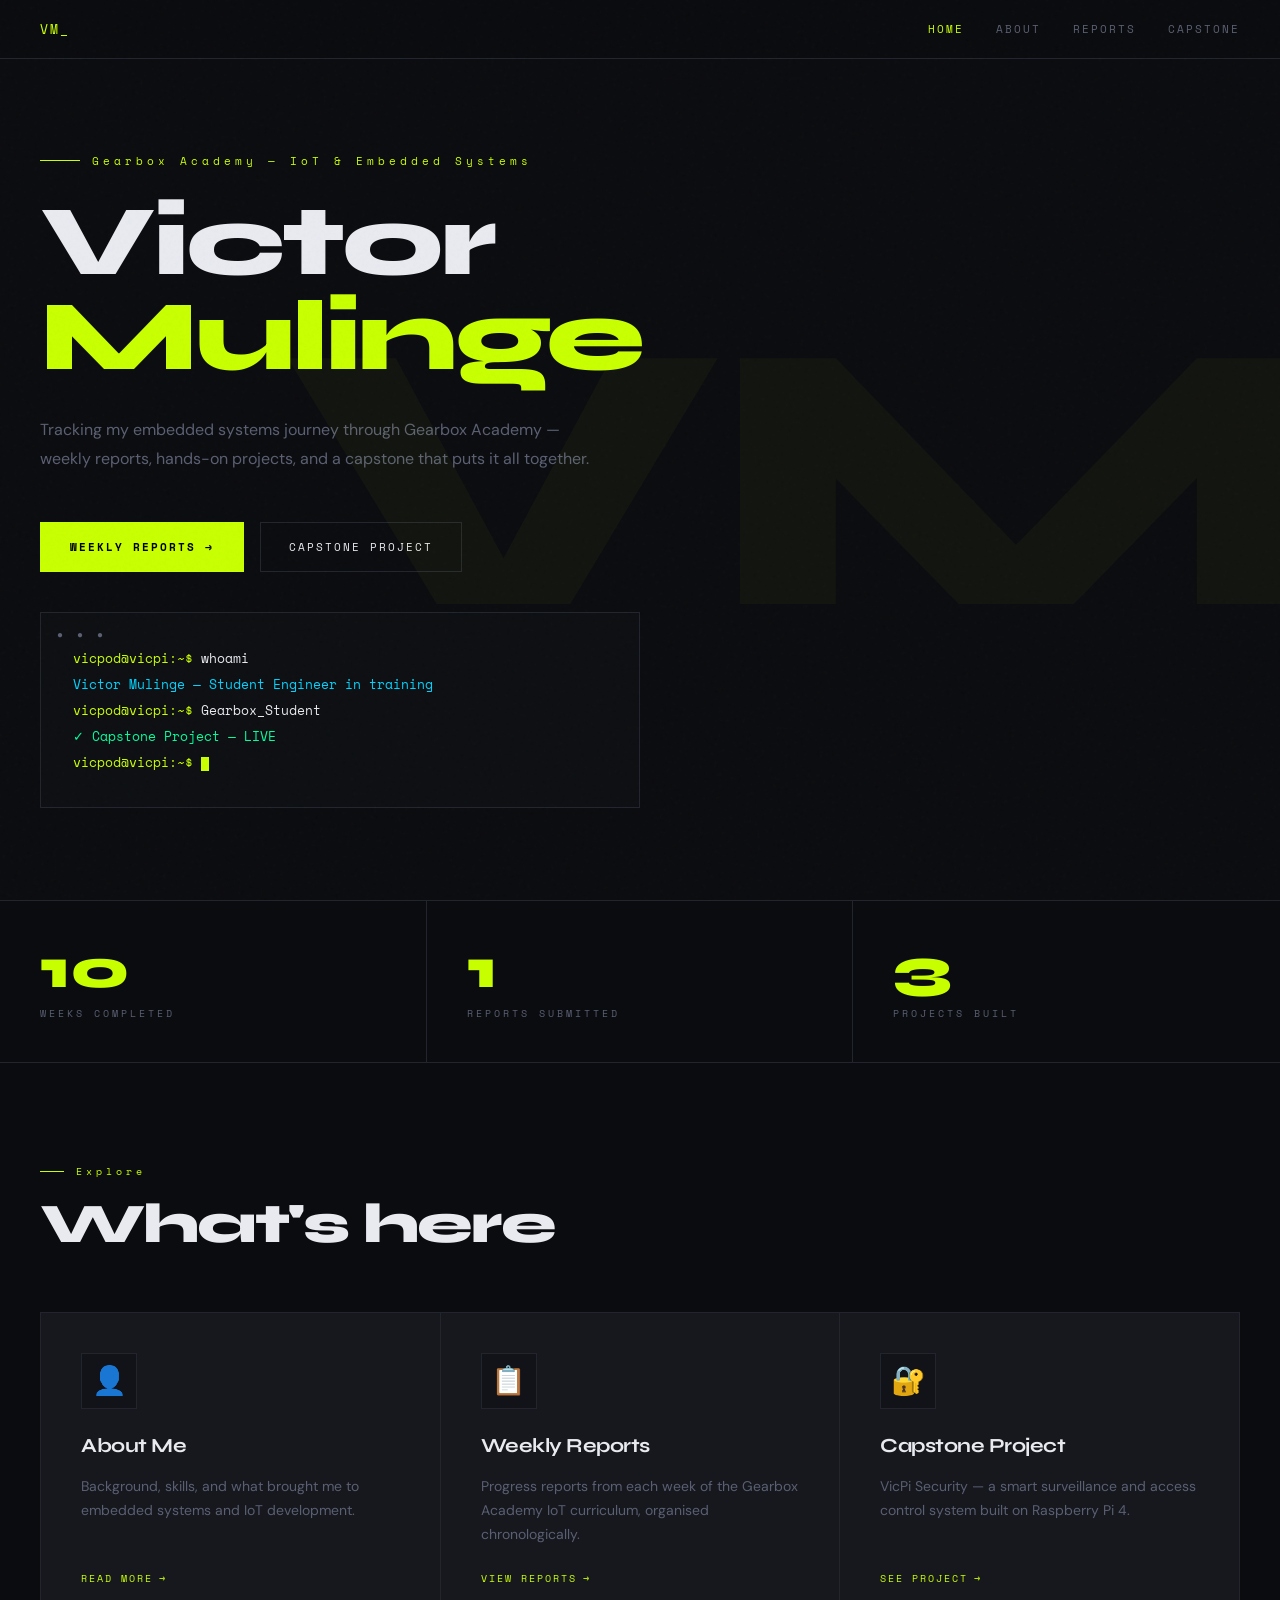
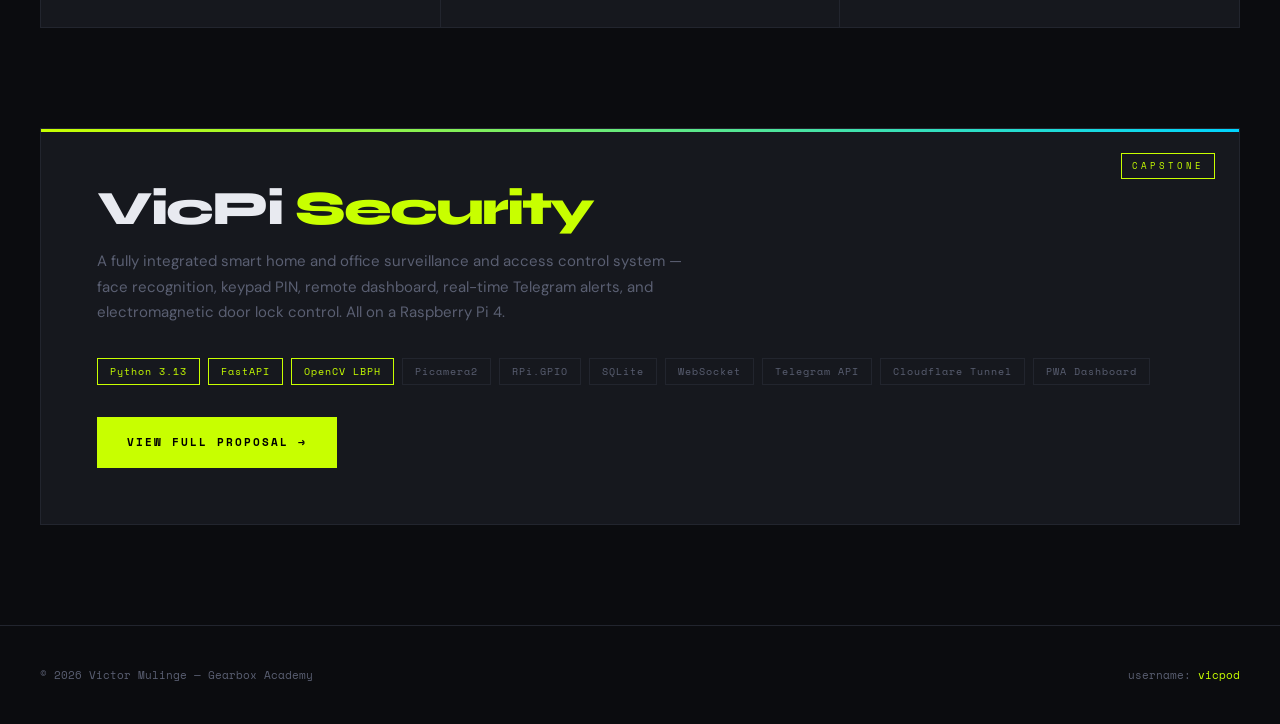
<file: index.html>
<!DOCTYPE html>
<html lang="en">
<head>
<meta charset="UTF-8"/>
<meta name="viewport" content="width=device-width, initial-scale=1.0"/>
<title>Victor Mulinge — Gearbox Academy</title>
<link rel="preconnect" href="https://fonts.googleapis.com"/>
<link href="https://fonts.googleapis.com/css2?family=Space+Mono:ital,wght@0,400;0,700;1,400&family=Syne:wght@400;700;800&family=DM+Sans:wght@300;400;500&display=swap" rel="stylesheet"/>
<style>
:root {
  --bg: #0b0c0f;
  --surface: #111318;
  --card: #16181e;
  --border: #22252e;
  --accent: #c8ff00;
  --accent2: #00d4ff;
  --accent3: #ff4d6d;
  --text: #e8eaf0;
  --muted: #5a5f72;
  --mono: 'Space Mono', monospace;
  --head: 'Syne', sans-serif;
  --body: 'DM Sans', sans-serif;
}
*, *::before, *::after { box-sizing: border-box; margin: 0; padding: 0; }
html { scroll-behavior: smooth; }
body {
  background: var(--bg);
  color: var(--text);
  font-family: var(--body);
  font-size: 15px;
  line-height: 1.7;
  overflow-x: hidden;
}

/* ── Noise texture overlay ── */
body::before {
  content: '';
  position: fixed; inset: 0;
  background-image: url("data:image/svg+xml,%3Csvg viewBox='0 0 256 256' xmlns='http://www.w3.org/2000/svg'%3E%3Cfilter id='noise'%3E%3CfeTurbulence type='fractalNoise' baseFrequency='0.9' numOctaves='4' stitchTiles='stitch'/%3E%3C/filter%3E%3Crect width='100%25' height='100%25' filter='url(%23noise)' opacity='0.04'/%3E%3C/svg%3E");
  pointer-events: none; z-index: 9999; opacity: 0.5;
}

/* ── Nav ── */
nav {
  position: fixed; top: 0; left: 0; right: 0;
  z-index: 100;
  display: flex; align-items: center; justify-content: space-between;
  padding: 16px 40px;
  border-bottom: 1px solid var(--border);
  background: rgba(11,12,15,0.85);
  backdrop-filter: blur(12px);
}
.nav-logo {
  font-family: var(--mono);
  font-size: 13px;
  color: var(--accent);
  letter-spacing: 2px;
  text-decoration: none;
}
.nav-links { display: flex; gap: 32px; list-style: none; }
.nav-links a {
  font-family: var(--mono);
  font-size: 11px;
  color: var(--muted);
  text-decoration: none;
  letter-spacing: 2px;
  text-transform: uppercase;
  transition: color 0.2s;
}
.nav-links a:hover { color: var(--accent); }
.nav-links a.active { color: var(--accent); }

/* ── SPA Page Container ── */
.page-view { display: none; min-height: 100vh; padding-top: 60px; }
.page-view.active-page { display: block; animation: fadeIn 0.4s ease-out; }
@keyframes fadeIn { from { opacity: 0; transform: translateY(10px); } to { opacity: 1; transform: translateY(0); } }

/* ── Hero ── */
.hero {
  min-height: calc(100vh - 60px);
  display: flex; flex-direction: column; justify-content: center;
  padding: 60px 40px;
  position: relative; overflow: hidden;
}
.hero::before {
  content: 'VM';
  position: absolute; right: -40px; top: 50%;
  transform: translateY(-50%);
  font-family: var(--head); font-size: clamp(200px, 30vw, 500px); font-weight: 800;
  color: rgba(200,255,0,0.03); line-height: 1; pointer-events: none; user-select: none;
}
.hero-tag {
  font-family: var(--mono); font-size: 11px; letter-spacing: 4px; color: var(--accent);
  margin-bottom: 24px; display: flex; align-items: center; gap: 12px;
}
.hero-tag::before { content: ''; display: inline-block; width: 40px; height: 1px; background: var(--accent); }
.hero h1 { font-family: var(--head); font-size: clamp(48px, 8vw, 100px); font-weight: 800; line-height: 0.95; letter-spacing: -3px; margin-bottom: 32px; }
.hero h1 span { color: var(--accent); }
.hero-desc { max-width: 560px; font-size: 16px; color: var(--muted); margin-bottom: 48px; line-height: 1.8; }
.hero-ctas { display: flex; gap: 16px; flex-wrap: wrap; }

/* ── Buttons ── */
.btn-primary {
  display: inline-flex; align-items: center; gap: 8px; padding: 14px 28px; background: var(--accent); color: #000;
  font-family: var(--mono); font-size: 11px; font-weight: 700; letter-spacing: 2px; text-decoration: none; text-transform: uppercase;
  transition: all 0.2s; border: 2px solid var(--accent); cursor: pointer;
}
.btn-primary:hover { background: transparent; color: var(--accent); }
.btn-secondary {
  display: inline-flex; align-items: center; gap: 8px; padding: 14px 28px; background: transparent; color: var(--text);
  font-family: var(--mono); font-size: 11px; letter-spacing: 2px; text-decoration: none; text-transform: uppercase;
  border: 1px solid var(--border); transition: all 0.2s; cursor: pointer;
}
.btn-secondary:hover { border-color: var(--accent2); color: var(--accent2); }

/* ── Stats bar ── */
.stats-bar { display: grid; grid-template-columns: repeat(3, 1fr); border-top: 1px solid var(--border); border-bottom: 1px solid var(--border); }
.stat { padding: 40px; border-right: 1px solid var(--border); position: relative; overflow: hidden; }
.stat:last-child { border-right: none; }
.stat-num { font-family: var(--head); font-size: 56px; font-weight: 800; color: var(--accent); line-height: 1; margin-bottom: 8px; }
.stat-label { font-family: var(--mono); font-size: 10px; letter-spacing: 3px; color: var(--muted); text-transform: uppercase; }

/* ── Grid cards ── */
.cards-section { padding: 100px 40px; }
.section-tag { font-family: var(--mono); font-size: 10px; letter-spacing: 4px; color: var(--accent); margin-bottom: 16px; display: flex; align-items: center; gap: 12px; }
.section-tag::before { content: ''; display: inline-block; width: 24px; height: 1px; background: var(--accent); }
.section-title { font-family: var(--head); font-size: clamp(32px, 5vw, 56px); font-weight: 800; letter-spacing: -2px; margin-bottom: 60px; line-height: 1; }
.cards-grid { display: grid; grid-template-columns: repeat(auto-fill, minmax(300px, 1fr)); gap: 1px; background: var(--border); border: 1px solid var(--border); }
.card { background: var(--card); padding: 40px; transition: background 0.2s; text-decoration: none; color: inherit; display: flex; flex-direction: column; }
.card:hover { background: var(--surface); }
.card-icon { font-size: 28px; margin-bottom: 20px; display: flex; align-items: center; justify-content: center; width: 56px; height: 56px; border: 1px solid var(--border); background: var(--surface); }
.card h3 { font-family: var(--head); font-size: 20px; font-weight: 700; margin-bottom: 12px; letter-spacing: -0.5px; }
.card p { color: var(--muted); font-size: 14px; flex: 1; }
.card-arrow { display: inline-flex; align-items: center; gap: 6px; font-family: var(--mono); font-size: 10px; letter-spacing: 2px; color: var(--accent); text-transform: uppercase; margin-top: 24px; text-decoration: none; }
.card-arrow::after { content: '→'; transition: transform 0.2s; }
.card:hover .card-arrow::after { transform: translateX(4px); }

/* ── Featured card ── */
.featured-card { background: var(--card); border: 1px solid var(--border); padding: 56px; position: relative; overflow: hidden; margin: 0 40px 100px; }
.featured-card::before { content: ''; position: absolute; top: 0; left: 0; right: 0; height: 3px; background: linear-gradient(90deg, var(--accent), var(--accent2)); }
.featured-card::after { content: 'CAPSTONE'; position: absolute; top: 24px; right: 24px; font-family: var(--mono); font-size: 9px; letter-spacing: 3px; color: var(--accent); border: 1px solid var(--accent); padding: 4px 10px; }
.featured-card h2 { font-family: var(--head); font-size: clamp(28px, 4vw, 48px); font-weight: 800; letter-spacing: -2px; margin-bottom: 16px; line-height: 1; }
.featured-card h2 span { color: var(--accent); }
.featured-card p { color: var(--muted); max-width: 600px; margin-bottom: 32px; font-size: 15px; }
.tech-tags { display: flex; flex-wrap: wrap; gap: 8px; margin-bottom: 32px; }
.tech-tag { font-family: var(--mono); font-size: 10px; letter-spacing: 1px; padding: 4px 12px; border: 1px solid var(--border); color: var(--muted); }
.tech-tag.highlight { border-color: var(--accent); color: var(--accent); }

/* ── Terminal block ── */
.terminal { background: #0d0f12; border: 1px solid var(--border); padding: 32px; font-family: var(--mono); font-size: 13px; line-height: 2; margin-top: 40px; position: relative; }
.terminal::before { content: '● ● ●'; position: absolute; top: 12px; left: 16px; font-size: 10px; color: var(--muted); letter-spacing: 4px; }
.terminal-line { color: var(--muted); }
.terminal-line .prompt { color: var(--accent); }
.terminal-line .cmd { color: var(--text); }
.terminal-line .output { color: var(--accent2); }
.terminal-line .success { color: #00ff9d; }
.cursor { display: inline-block; width: 8px; height: 14px; background: var(--accent); animation: blink 1s infinite; vertical-align: middle; }
@keyframes blink { 0%,100%{opacity:1} 50%{opacity:0} }

/* ── Sub-Pages Header ── */
.page-header { padding: 100px 40px 60px; border-bottom: 1px solid var(--border); background: var(--surface); text-align: center; }
.page-tag { font-family: var(--mono); font-size: 11px; letter-spacing: 4px; color: var(--accent); margin-bottom: 24px; display: inline-flex; align-items: center; gap: 12px; text-transform: uppercase; }
.page-tag::before, .page-tag::after { content: ''; display: inline-block; width: 40px; height: 1px; background: var(--accent); }
.page-header h1 { font-family: var(--head); font-size: clamp(32px, 6vw, 64px); font-weight: 800; color: var(--text); line-height: 1.1; letter-spacing: -2px; margin-bottom: 24px; }
.page-header h1 span { color: var(--accent2); }

/* ── Document Container ── */
.document-container { max-width: 900px; margin: 0 auto; padding: 80px 40px; color: var(--muted); }
.document-container h2 { font-family: var(--head); font-size: 32px; font-weight: 700; color: var(--text); letter-spacing: -1px; margin: 60px 0 24px; padding-bottom: 12px; border-bottom: 1px solid var(--border); }
.document-container h3 { font-family: var(--head); font-size: 22px; font-weight: 700; color: var(--text); margin: 40px 0 16px; }
.document-container p { margin-bottom: 24px; }
.document-container ul { margin-bottom: 32px; padding-left: 24px; }
.document-container li { margin-bottom: 12px; position: relative; list-style-type: none; }
.document-container li::before { content: '>'; position: absolute; left: -24px; color: var(--accent); font-family: var(--mono); font-weight: bold; }

/* ── Meta Info Grid ── */
.meta-grid { display: grid; grid-template-columns: repeat(auto-fit, minmax(200px, 1fr)); gap: 20px; margin-bottom: 60px; background: var(--card); border: 1px solid var(--border); padding: 32px; }
.meta-item { display: flex; flex-direction: column; gap: 8px; }
.meta-label { font-family: var(--mono); font-size: 10px; letter-spacing: 2px; color: var(--accent); text-transform: uppercase; }
.meta-value { color: var(--text); font-weight: 500; font-size: 15px; }

/* ── Tables ── */
.table-responsive { width: 100%; overflow-x: auto; margin: 32px 0; border: 1px solid var(--border); }
table { width: 100%; border-collapse: collapse; text-align: left; }
th, td { padding: 16px 20px; border-bottom: 1px solid var(--border); }
th { background: var(--surface); font-family: var(--mono); font-size: 11px; letter-spacing: 2px; color: var(--accent); text-transform: uppercase; font-weight: 400; }
td { font-size: 14px; color: var(--text); }
tr:last-child td { border-bottom: none; }
tbody tr:hover { background: rgba(255,255,255,0.02); }

/* ── Terminal Accordion (Reports) ── */
.terminal-accordion { margin-bottom: 16px; border: 1px solid var(--border); background: var(--surface); }
.terminal-accordion summary { padding: 24px; cursor: pointer; list-style: none; display: flex; align-items: center; justify-content: space-between; font-family: var(--head); font-size: 20px; font-weight: 700; color: var(--text); user-select: none; }
.terminal-accordion summary::-webkit-details-marker { display: none; }
.terminal-accordion summary::after { content: '[+]'; font-family: var(--mono); font-size: 14px; color: var(--accent); font-weight: 400; letter-spacing: 2px; }
.terminal-accordion[open] summary::after { content: '[-]'; color: var(--accent3); }
.terminal-accordion[open] summary { border-bottom: 1px solid var(--border); background: var(--card); color: var(--accent); }
.term-date { font-family: var(--mono); font-size: 11px; color: var(--muted); letter-spacing: 2px; text-transform: uppercase; margin-right: 16px; font-weight: 400; }
.accordion-content { padding: 32px 24px; background: var(--bg); color: var(--muted); }
.takeaway { margin-top: 24px; padding: 16px; border-left: 2px solid var(--accent); background: rgba(200,255,0,0.03); font-family: var(--mono); font-size: 13px; color: var(--text); }
.takeaway span { color: var(--accent); margin-right: 8px; }

/* ── Footer ── */
footer { border-top: 1px solid var(--border); padding: 40px; display: flex; align-items: center; justify-content: space-between; font-family: var(--mono); font-size: 11px; color: var(--muted); }
footer a { color: var(--accent); text-decoration: none; }

@media(max-width: 768px) {
  nav { padding: 16px 20px; }
  .nav-links { gap: 16px; }
  .hero, .cards-section { padding-left: 20px; padding-right: 20px; }
  .stats-bar { grid-template-columns: 1fr; }
  .stat { border-right: none; border-bottom: 1px solid var(--border); }
  footer { flex-direction: column; gap: 12px; text-align: center; }
  .featured-card { margin: 0 20px 60px; padding: 32px 24px; }
  .page-header { padding: 100px 20px 40px; }
  .document-container { padding: 40px 20px; }
  .terminal-accordion summary { flex-direction: column; align-items: flex-start; gap: 12px; }
  .terminal-accordion summary::after { position: absolute; right: 20px; top: 24px; }
  .terminal-accordion { position: relative; }
}
</style>
</head>
<body>

<nav>
  <a href="#home" class="nav-logo">VM_</a>
  <ul class="nav-links">
    <li><a href="#home" class="nav-link active">Home</a></li>
    <li><a href="#about" class="nav-link">About</a></li>
    <li><a href="#reports" class="nav-link">Reports</a></li>
    <li><a href="#capstone" class="nav-link">Capstone</a></li>
  </ul>
</nav>

<!-- ==========================================
     HOME PAGE
=========================================== -->
<div id="home" class="page-view active-page">
  <section class="hero">
    <div class="hero-tag">Gearbox Academy — IoT &amp; Embedded Systems</div>
    <h1>Victor<br/><span>Mulinge</span></h1>
    <p class="hero-desc">
      Tracking my embedded systems journey through Gearbox Academy — weekly reports,
      hands-on projects, and a capstone that puts it all together.
    </p>
    <div class="hero-ctas">
      <a href="#reports" class="btn-primary">Weekly Reports →</a>
      <a href="#capstone" class="btn-secondary">Capstone Project</a>
    </div>

    <div class="terminal" style="max-width:600px;">
      <div class="terminal-line"><span class="prompt">vicpod@vicpi:~$</span> <span class="cmd">whoami</span></div>
      <div class="terminal-line"><span class="output">Victor Mulinge — Student Engineer in training</span></div>
      <div class="terminal-line"><span class="prompt">vicpod@vicpi:~$</span> <span class="cmd">Gearbox_Student</span></div>
      <div class="terminal-line"><span class="success">✓ Capstone Project — LIVE</span></div>
      <div class="terminal-line"><span class="prompt">vicpod@vicpi:~$</span> <span class="cursor"></span></div>
    </div>
  </section>

  <div class="stats-bar" id="stats-section">
    <div class="stat">
      <div class="stat-num" id="counter-weeks">0</div>
      <div class="stat-label">Weeks Completed</div>
    </div>
    <div class="stat">
      <div class="stat-num" id="counter-reports">0</div>
      <div class="stat-label">Reports Submitted</div>
    </div>
    <div class="stat">
      <div class="stat-num" id="counter-projects">0</div>
      <div class="stat-label">Projects Built</div>
    </div>
  </div>

  <section class="cards-section">
    <div class="section-tag">Explore</div>
    <h2 class="section-title">What's here</h2>
    <div class="cards-grid">
      <a href="#about" class="card">
        <div class="card-icon">👤</div>
        <h3>About Me</h3>
        <p>Background, skills, and what brought me to embedded systems and IoT development.</p>
        <span class="card-arrow">Read more</span>
      </a>
      <a href="#reports" class="card">
        <div class="card-icon">📋</div>
        <h3>Weekly Reports</h3>
        <p>Progress reports from each week of the Gearbox Academy IoT curriculum, organised chronologically.</p>
        <span class="card-arrow">View reports</span>
      </a>
      <a href="#capstone" class="card">
        <div class="card-icon">🔐</div>
        <h3>Capstone Project</h3>
        <p>VicPi Security — a smart surveillance and access control system built on Raspberry Pi 4.</p>
        <span class="card-arrow">See project</span>
      </a>
    </div>
  </section>

  <div class="featured-card">
    <h2>VicPi <span>Security</span></h2>
    <p>A fully integrated smart home and office surveillance and access control system — face recognition, keypad PIN, remote dashboard, real-time Telegram alerts, and electromagnetic door lock control. All on a Raspberry Pi 4.</p>
    <div class="tech-tags">
      <span class="tech-tag highlight">Python 3.13</span>
      <span class="tech-tag highlight">FastAPI</span>
      <span class="tech-tag highlight">OpenCV LBPH</span>
      <span class="tech-tag">Picamera2</span>
      <span class="tech-tag">RPi.GPIO</span>
      <span class="tech-tag">SQLite</span>
      <span class="tech-tag">WebSocket</span>
      <span class="tech-tag">Telegram API</span>
      <span class="tech-tag">Cloudflare Tunnel</span>
      <span class="tech-tag">PWA Dashboard</span>
    </div>
    <a href="#capstone" class="btn-primary">View Full Proposal →</a>
  </div>
</div>

<!-- ==========================================
     ABOUT PAGE
=========================================== -->
<div id="about" class="page-view">
  <header class="page-header">
    <div class="page-tag">Background &amp; Skills</div>
    <h1>About <span>Me</span></h1>
  </header>
  <main class="document-container">
    <h2>Victor Mulinge</h2>
    <p>I am a 5th-year Electrical and Electronic Engineering student at the University of Nairobi with a strong focus on control systems, telecommunications infrastructure, and IoT implementations.</p>
    <p>My technical expertise spans across physical infrastructure and software logic. I have hands-on experience in OSP fiber construction, utilizing MATLAB for complex system stability analysis, and bridging the gap to modern IoT via hardware platforms like the Raspberry Pi and ESP32 microcontrollers.</p>
    <p>I am passionate about engineering practical, hardware-integrated solutions that merge physical infrastructure with smart technology, moving beyond theoretical models to build physical systems that solve real-world problems.</p>

    <h3>Technical Stack</h3>
    <div class="tech-tags" style="margin-top: 20px;">
      <span class="tech-tag highlight">Python</span>
      <span class="tech-tag highlight">Embedded Linux (Raspberry Pi OS)</span>
      <span class="tech-tag highlight">Microcontrollers (ESP32)</span>
      <span class="tech-tag highlight">Circuit Design (Proteus)</span>
      <span class="tech-tag">OpenCV / Computer Vision</span>
      <span class="tech-tag">MATLAB</span>
    </div>
  </main>
</div>

<!-- ==========================================
     REPORTS PAGE
=========================================== -->
<div id="reports" class="page-view">
  <header class="page-header">
    <div class="page-tag">Gearbox Progress</div>
    <h1>Weekly <span>Reports</span></h1>
    <p style="color: var(--muted); font-size: 16px;">Documenting hands-on learning and prototyping across the 10-week program.</p>
  </header>
  <main class="document-container">

    <details class="terminal-accordion">
      <summary><span class="term-date">Week 01</span> Introduction to IoT & Embedded Systems</summary>
      <div class="accordion-content">
        <p>We started by having an introduction session to get to know about IoT, how important it is, and some of its local applications.</p>
        <div class="takeaway"><span>></span> <strong>Key Takeaway: I got to create a, VS Code account, GitHub profile and understand how to link VS code to it for requests ie. pull, push requests</strong> ZZ</div>
      </div>
    </details>

    <details class="terminal-accordion">
      <summary><span class="term-date">Week 02</span> XX</summary>
      <div class="accordion-content">
        <p>YY</p>
        <div class="takeaway"><span>></span> <strong>Key Takeaway:</strong> ZZ</div>
      </div>
    </details>

    <details class="terminal-accordion">
      <summary><span class="term-date">Week 08</span> XX</summary>
      <div class="accordion-content">
        <p>YY</p>
        <div class="takeaway"><span>></span> <strong>Key Takeaway:</strong> ZZ</div>
      </div>
    </details>

    <details class="terminal-accordion">
      <summary><span class="term-date">Week 07</span> XX</summary>
      <div class="accordion-content">
        <p>YY</p>
        <div class="takeaway"><span>></span> <strong>Key Takeaway:</strong> ZZ</div>
      </div>
    </details>

    <details class="terminal-accordion">
      <summary><span class="term-date">Week 06</span> XX</summary>
      <div class="accordion-content">
        <p>YY</p>
        <div class="takeaway"><span>></span> <strong>Key Takeaway:</strong> ZZ</div>
      </div>
    </details>

    <details class="terminal-accordion">
      <summary><span class="term-date">Week 05</span> XX</summary>
      <div class="accordion-content">
        <p>YY</p>
        <div class="takeaway"><span>></span> <strong>Key Takeaway:</strong> ZZ</div>
      </div>
    </details>

    <details class="terminal-accordion">
      <summary><span class="term-date">Week 04</span> XX</summary>
      <div class="accordion-content">
        <p>YY</p>
        <div class="takeaway"><span>></span> <strong>Key Takeaway:</strong> ZZ</div>
      </div>
    </details>

    <details class="terminal-accordion">
      <summary><span class="term-date">Week 03</span> XX</summary>
      <div class="accordion-content">
        <p>YY</p>
        <div class="takeaway"><span>></span> <strong>Key Takeaway:</strong> ZZ</div>
      </div>
    </details>

    <details class="terminal-accordion">
      <summary><span class="term-date">Week 02</span> XX</summary>
      <div class="accordion-content">
        <p>YY</p>
        <div class="takeaway"><span>></span> <strong>Key Takeaway:</strong> ZZ</div>
      </div>
    </details>

    <details class="terminal-accordion">
      <summary><span class="term-date">Week 01</span> XX</summary>
      <div class="accordion-content">
        <p>YY</p>
        <div class="takeaway"><span>></span> <strong>Key Takeaway:</strong> ZZ</div>
      </div>
    </details>

  </main>
</div>

<!-- ==========================================
     CAPSTONE PAGE  (full content from capstone.html)
=========================================== -->
<div id="capstone" class="page-view">
  <header class="page-header">
    <div class="page-tag">Project Proposal</div>
    <h1>VicPi <span>Security</span></h1>
    <p style="color: var(--muted); font-size: 18px;">A Smart Home and Office Surveillance and Access Control System</p>
  </header>

  <main class="document-container">

    <div class="meta-grid">
      <div class="meta-item">
        <span class="meta-label">Student Name</span>
        <span class="meta-value">Victor Mulinge</span>
      </div>
      <div class="meta-item">
        <span class="meta-label">Submission Date</span>
        <span class="meta-value">April 2026</span>
      </div>
      <div class="meta-item">
        <span class="meta-label">Hardware Platform</span>
        <span class="meta-value">Raspberry Pi</span>
      </div>
      <div class="meta-item">
        <span class="meta-label">Category</span>
        <span class="meta-value">Security & Surveillance / IoT / Embedded Systems</span>
      </div>
    </div>

    <h2>1. Introduction</h2>
    <p>This project is a smart surveillance and access control system built to provide high-quality security at a price point that actually works for people. By using affordable hardware like Raspberry Pi or ESP32 controllers, solenoid locks, and even repurposed webcams, it delivers professional-grade protection without the massive market markup. Imagine being able to leave your heavy luggage in a secure locker room in the CBD, knowing it's protected by RFID or facial recognition, while you go about your business freely? Whether it's for urban locker hubs, home security, or e-commerce delivery points, this project aims to make safety and convenience accessible to everyone. It bridges the gap between expensive proprietary systems and local needs, offering a cheap, locally-made ,and remotely-accessible platform that proves security does not have to be a luxury.</p>
    <p>The rapid growth of smart technology and the Internet of Things (IoT) has created new opportunities for affordable, intelligent security solutions. Traditional surveillance and access control systems — relying on passive CCTV cameras, mechanical locks, and dedicated DVR hardware — are increasingly inadequate for modern security requirements. They lack intelligence, generate enormous volumes of unreviewed footage, cannot respond autonomously to security events, and require significant financial investment for installation and maintenance.</p>
    <p>VicPi Security addresses these limitations by delivering a fully integrated smart surveillance and access control system built on the Raspberry Pi — a low-cost, high-performance single-board computer. The system combines live video surveillance, AI-powered facial recognition, multi-method physical access control, real-time push notifications, and a remotely accessible web dashboard into a single unified platform. By leveraging open-source software and commodity hardware, VicPi Security achieves capabilities typically reserved for enterprise-grade systems, at a fraction of the cost.</p>

    <h2>2. Problem Statement</h2>
    <p>Current surveillance and access control solutions in the market present several critical shortcomings that limit their practical utility for home and small office environments:</p>
    <ul>
      <li>Traditional CCTV systems are passive — they record continuously without intelligence, requiring manual review of footage after incidents rather than preventing them.</li>
      <li>Standalone access control systems (keypads, RFID readers) operate independently from surveillance cameras, providing no visual verification of who is attempting access.</li>
      <li>Commercial integrated systems that combine surveillance and access control are prohibitively expensive, typically requiring professional installation and ongoing licensing fees in the thousands of dollars.</li>
      <li>Existing solutions do not provide real-time alerts with visual evidence — property owners are notified of incidents only after reviewing recorded footage.</li>
      <li>Remote monitoring and control capabilities in affordable systems are limited, preventing property owners from managing access from outside the premises.</li>
      <li>Most systems fail gracefully — a power cut disables the entire security infrastructure without automatic recovery.</li>
    </ul>

    <h2>3. Proposed Solution</h2>
    <p>VicPi Security proposes the design and implementation of a multi-layered smart security system built on the Raspberry Pi 4 platform. The system integrates the following capabilities into a single unified platform:</p>

    <h3>3.1 Surveillance</h3>
    <p>A Pi Camera Module streams live MJPEG video to a web-based dashboard accessible from any device on the local network or remotely via Cloudflare Tunnel. The camera doubles as the sensor for the face recognition engine, eliminating the need for separate hardware.</p>

    <h3>3.2 Multi-Method Access Control</h3>
    <p>Three independent access methods are supported, providing redundancy and flexibility. Face recognition using the OpenCV LBPH algorithm identifies enrolled individuals and automatically triggers door unlock. A 4×4 membrane keypad allows PIN-based entry for situations where face recognition is impractical. A remote unlock button on the web dashboard enables administrators to grant access from anywhere in the world.</p>

    <h3>3.3 Physical Hardware Integration</h3>
    <p>A relay module connected to GPIO 23 controls an electromagnetic door lock via a DC buck converter. Visual feedback is provided through green and red LEDs indicating access granted and denied respectively. An active buzzer driven through a 2N3904 NPN transistor provides audio feedback — two tones for doorbell, three short beeps for access denied. A push button doorbell simultaneously rings the buzzer, triggers face recognition, takes a visitor snapshot, and dispatches a Telegram notification.</p>

    <h3>3.4 Real-Time Notifications</h3>
    <p>The Telegram Bot API is integrated to deliver push notifications with camera snapshots to the administrator's phone within seconds of any access event — doorbell press, successful access, or failed access attempt. This transforms the system from a passive recorder into an active security alert system.</p>

    <h3>3.5 Web Dashboard</h3>
    <p>A Progressive Web Application (PWA) dashboard built with HTML5, CSS3, and JavaScript provides a professional monitoring interface featuring a live camera feed, real-time access log with WebSocket updates, face enrolment interface, access control buttons, event statistics, and dark-themed industrial UI. The PWA is installable on mobile devices as a native-like app without App Store submission.</p>

    <h3>3.6 Remote Access</h3>
    <p>Cloudflare Tunnel creates a secure encrypted connection between the Pi and Cloudflare's global edge network, exposing the dashboard and API via a public HTTPS URL accessible from anywhere in the world without firewall configuration or port forwarding.</p>

    <h3>3.7 System Resilience</h3>
    <p>Both the backend API server and dashboard are configured as systemd services, ensuring automatic startup on boot and automatic recovery from crashes. A static IP address eliminates URL changes across reboots, and the SQLite database persists all access logs to disk for historical review.</p>

    <h2>4. Project Objectives</h2>
    <h3>4.1 Primary Objectives</h3>
    <ul>
      <li>To design and implement a multi-method access control system supporting face recognition, keypad PIN entry, and remote app unlock on a Raspberry Pi 4 platform.</li>
      <li>To integrate live video surveillance with access control in a unified system, eliminating the need for separate surveillance and access hardware.</li>
      <li>To develop a real-time web dashboard accessible from local and remote networks that provides live camera monitoring, event logging, and access control capabilities.</li>
      <li>To implement automated push notification delivery with camera snapshots via Telegram for all security events.</li>
      <li>To deploy the system with automatic boot recovery ensuring continuous operation without manual intervention after power interruptions.</li>
    </ul>

    <h3>4.2 Secondary Objectives</h3>
    <ul>
      <li>To evaluate the performance of the OpenCV LBPH face recognition algorithm in a real-world embedded deployment environment.</li>
      <li>To demonstrate the viability of low-cost commodity hardware as a platform for intelligent security systems traditionally requiring expensive proprietary equipment.</li>
      <li>To document the design, implementation, and testing process in a manner suitable for replication and further development.</li>
    </ul>

    <h2>5. IoT Technologies and Components</h2>

    <h3>5.1 Hardware Components</h3>
    <div class="table-responsive">
      <table>
        <thead>
          <tr><th>Component</th><th>Specification</th><th>Purpose</th></tr>
        </thead>
        <tbody>
          <tr><td>Raspberry Pi 4 Model B</td><td>4GB RAM, 1.8GHz quad-core ARM</td><td>Central processing unit</td></tr>
          <tr><td>Pi Camera Module (NoIR)</td><td>OV5647, 640×480 @ 20fps</td><td>Surveillance and face capture</td></tr>
          <tr><td>4×4 Membrane Keypad</td><td>GPIO matrix scanning</td><td>Physical PIN entry</td></tr>
          <tr><td>1-Channel Relay Module</td><td>5V, 10A rated</td><td>Door lock control</td></tr>
          <tr><td>Electromagnetic Door Lock</td><td>12V DC solenoid</td><td>Physical door locking</td></tr>
          <tr><td>Push Button</td><td>Momentary, GPIO 10</td><td>Doorbell and face scan trigger</td></tr>
          <tr><td>Active Buzzer</td><td>5V via 2N3904 transistor</td><td>Audio feedback</td></tr>
          <tr><td>Green LED</td><td>GPIO 25, 150Ω resistor</td><td>Access granted indicator</td></tr>
          <tr><td>Red LED</td><td>GPIO 8, 150Ω resistor</td><td>Access denied indicator</td></tr>
          <tr><td>DC Buck Converter</td><td>12V → door lock voltage</td><td>Voltage regulation</td></tr>
          <tr><td>2N3904 NPN Transistor</td><td>1.5kΩ base resistor</td><td>Buzzer current amplification</td></tr>
          <tr><td>Veroboard HAT</td><td>24×18 holes, 40-pin header</td><td>Component integration board</td></tr>
        </tbody>
      </table>
    </div>

    <h3>5.2 Software Stack</h3>
    <div class="table-responsive">
      <table>
        <thead>
          <tr><th>Technology</th><th>Version</th><th>Role</th></tr>
        </thead>
        <tbody>
          <tr><td>Raspberry Pi OS</td><td>Debian Trixie (64-bit)</td><td>Operating system</td></tr>
          <tr><td>Python</td><td>3.13</td><td>Primary programming language</td></tr>
          <tr><td>FastAPI + Uvicorn</td><td>0.111.0</td><td>REST API and WebSocket server</td></tr>
          <tr><td>Picamera2</td><td>Latest</td><td>Camera interface library</td></tr>
          <tr><td>OpenCV + LBPH</td><td>4.9.0</td><td>Face detection and recognition</td></tr>
          <tr><td>SQLite + SQLAlchemy</td><td>2.0</td><td>Access event database</td></tr>
          <tr><td>RPi.GPIO</td><td>0.7.1</td><td>GPIO hardware control</td></tr>
          <tr><td>python-jose (JWT)</td><td>3.3.0</td><td>API authentication</td></tr>
          <tr><td>Telegram Bot API</td><td>REST</td><td>Push notifications with snapshots</td></tr>
          <tr><td>Cloudflare Tunnel</td><td>2026.3.0</td><td>Secure remote access</td></tr>
          <tr><td>HTML5 / CSS3 / JS</td><td>PWA</td><td>Web dashboard</td></tr>
          <tr><td>systemd</td><td>Built-in</td><td>Auto-boot service management</td></tr>
        </tbody>
      </table>
    </div>

    <h2>6. System Architecture</h2>
    <p>The VicPi Security system is structured around three architectural layers that communicate through well-defined interfaces:</p>
    <ul>
      <li><strong>Hardware Layer:</strong> The Raspberry Pi 4 and all peripheral components (camera, keypad, relay, LEDs, buzzer, door lock) form the physical sensing and actuation layer. GPIO pins provide the electrical interface between the Pi and all peripherals.</li>
      <li><strong>Backend Layer:</strong> A Python FastAPI server running on the Pi manages all business logic — face recognition, PIN verification, GPIO control, database logging, WebSocket broadcasting, and Telegram notification dispatch. The server exposes a REST API on port 8000 and serves the dashboard on port 8080.</li>
      <li><strong>Presentation Layer:</strong> The Progressive Web Application dashboard communicates with the backend via REST API calls and WebSocket connections, delivering live video, real-time event updates, and access control functionality to any connected device.</li>
    </ul>
    <p>Communication between layers uses standard protocols: HTTP/REST for API calls, WebSocket for real-time event streaming, MJPEG over HTTP for video streaming, and HTTPS via Cloudflare Tunnel for encrypted remote access.</p>

    <h2>7. Expected Outcomes and Impact</h2>
    <h3>7.1 Technical Outcomes</h3>
    <ul>
      <li>A fully functional integrated surveillance and access control system demonstrating real-time face recognition, multi-method door access, and automated security alerting on commodity embedded hardware.</li>
      <li>An LBPH face recognition implementation achieving greater than 85% accuracy in controlled indoor environments on a resource-constrained ARM processor.</li>
      <li>A remotely accessible web dashboard with sub-second real-time event updates via WebSocket, demonstrating practical IoT system design principles.</li>
      <li>A documented, replicable system architecture that can serve as a foundation for further research and commercial development.</li>
    </ul>

    <h3>7.2 Market and Social Impact</h3>
    <p>VicPi Security demonstrates that intelligent, integrated security technology is achievable at a component cost of approximately KES 15,000–25,000 — compared to tens of thousands of dollars for equivalent commercial enterprise systems. This democratisation of smart security technology has significant implications for small businesses, educational institutions, residential properties, and community facilities in markets where commercial enterprise security solutions are financially inaccessible. The project also demonstrates the broader applicability of single-board computer platforms for IoT applications beyond hobbyist use, contributing to the growing body of evidence supporting embedded Linux systems as viable platforms for production-grade intelligent systems.</p>

    <h3>7.3 Academic Contribution</h3>
    <ul>
      <li>A comparative evaluation of face recognition algorithms (Eigenfaces, Fisherfaces, LBPH, deep learning) in the context of embedded real-time access control deployment.</li>
      <li>Practical documentation of the challenges of deploying Python machine learning libraries on ARM64 hardware with Python 3.13, and the solutions employed.</li>
      <li>A demonstrated integration pattern for combining computer vision, GPIO hardware control, REST APIs, WebSocket, and cloud tunnelling in a unified IoT application.</li>
    </ul>

    <h2>8. Project Timeline</h2>
    <div class="table-responsive">
      <table>
        <thead>
          <tr><th>Phase</th><th>Activities</th><th>Deliverable</th></tr>
        </thead>
        <tbody>
          <tr>
            <td>Phase 1<br/><span style="color:var(--accent2);font-size:12px;">Week 1–2</span></td>
            <td>Hardware procurement, circuit design, component wiring, breadboard prototyping</td>
            <td>Working hardware prototype on breadboard</td>
          </tr>
          <tr>
            <td>Phase 2<br/><span style="color:var(--accent2);font-size:12px;">Week 3–4</span></td>
            <td>OS setup, Python environment, camera integration, GPIO testing</td>
            <td>Functional camera stream and GPIO control</td>
          </tr>
          <tr>
            <td>Phase 3<br/><span style="color:var(--accent2);font-size:12px;">Week 5–6</span></td>
            <td>FastAPI backend development, face recognition, PIN system, database</td>
            <td>Working API with all access methods</td>
          </tr>
          <tr>
            <td>Phase 4<br/><span style="color:var(--accent2);font-size:12px;">Week 7–8</span></td>
            <td>Dashboard development, WebSocket, Telegram, Cloudflare Tunnel</td>
            <td>Complete integrated system</td>
          </tr>
          <tr>
            <td>Phase 5<br/><span style="color:var(--accent2);font-size:12px;">Week 9–10</span></td>
            <td>Veroboard soldering, enclosure design, system testing</td>
            <td>Polished physical prototype</td>
          </tr>
          <tr>
            <td>Phase 6<br/><span style="color:var(--accent2);font-size:12px;">Week 11–12</span></td>
            <td>Report writing, documentation, demo preparation</td>
            <td>Final report and demonstration</td>
          </tr>
        </tbody>
      </table>
    </div>

    <h2>9. Risk Assessment and Mitigation</h2>
    <div class="table-responsive">
      <table>
        <thead>
          <tr><th>Risk</th><th>Likelihood</th><th>Impact</th><th>Mitigation</th></tr>
        </thead>
        <tbody>
          <tr>
            <td>Library incompatibility (Python 3.13)</td>
            <td style="color:#ffaa00;">High</td>
            <td style="color:#ff4d6d;">High — blocks face recognition</td>
            <td>Use OpenCV LBPH instead of TensorFlow-dependent DeepFace</td>
          </tr>
          <tr>
            <td>Pi Camera not recognised by OpenCV</td>
            <td style="color:#ffaa00;">High</td>
            <td style="color:#ff4d6d;">High — no video stream</td>
            <td>Use Picamera2 library instead of cv2.VideoCapture</td>
          </tr>
          <tr>
            <td>GPIO component damage</td>
            <td style="color:#00d4ff;">Medium</td>
            <td style="color:#00d4ff;">Medium — replace component</td>
            <td>Use resistors and transistors to protect GPIO pins</td>
          </tr>
          <tr>
            <td>Power supply insufficient</td>
            <td style="color:#00d4ff;">Medium</td>
            <td style="color:#ff4d6d;">High — system instability</td>
            <td>Use official 5V 3A USB-C adapter; separate 12V for lock</td>
          </tr>
          <tr>
            <td>Keypad debounce issues</td>
            <td style="color:#ffaa00;">High</td>
            <td style="color:#00d4ff;">Medium — duplicate inputs</td>
            <td>200ms software debounce with key-release detection</td>
          </tr>
          <tr>
            <td>Remote access URL changes</td>
            <td style="color:#00d4ff;">Medium</td>
            <td style="color:#c8ff00;">Low — inconvenience only</td>
            <td>Use named Cloudflare Tunnel with permanent domain</td>
          </tr>
          <tr>
            <td>Face recognition accuracy too low</td>
            <td style="color:#00d4ff;">Medium</td>
            <td style="color:#00d4ff;">Medium — unreliable access</td>
            <td>Enrol 5+ samples per person; controlled lighting</td>
          </tr>
          <tr>
            <td>SD card corruption</td>
            <td style="color:#c8ff00;">Low</td>
            <td style="color:#ff4d6d;">High — data loss</td>
            <td>Regular backups; high-quality SD card brand</td>
          </tr>
        </tbody>
      </table>
    </div>

    <h2>11. Conclusion</h2>
    <p>VicPi Security represents a meaningful contribution to the field of affordable intelligent security systems. By integrating computer vision, IoT hardware control, web application development, cloud networking, and real-time communication technologies into a single coherent platform, the project demonstrates the transformative potential of modern single-board computer hardware when combined with the rich ecosystem of open-source software libraries available in Python.</p>
    <p>The system directly addresses a genuine market gap — the absence of affordable, integrated, intelligent security solutions for home and small office environments — and does so using commodity hardware costing a fraction of commercial equivalents. The technical challenges encountered and solved during development, particularly the Python 3.13 compatibility issues with deep learning frameworks and the Pi Camera integration with newer Pi OS releases, contribute practical knowledge to the embedded systems and IoT development communities.</p>
    <p>The project demonstrates competence across multiple engineering disciplines including embedded systems hardware design, Python software engineering, computer vision algorithm deployment, REST API design, real-time web application development, database management, network security, and cloud infrastructure — making it a comprehensive showcase of final year engineering capability.</p>

  </main>
</div>

<footer>
  <span>© 2026 Victor Mulinge — Gearbox Academy</span>
  <span>username: <a href="#">vicpod</a></span>
</footer>

<!-- ── Routing & Animation Scripts ── -->
<script>
  function handleRouting() {
    let hash = window.location.hash || '#home';

    document.querySelectorAll('.page-view').forEach(page => {
      page.classList.remove('active-page');
    });

    document.querySelectorAll('.nav-link').forEach(link => {
      link.classList.remove('active');
    });

    const targetPage = document.querySelector(hash);
    if (targetPage) {
      targetPage.classList.add('active-page');

      const navLink = document.querySelector(`.nav-link[href="${hash}"]`);
      if (navLink) navLink.classList.add('active');

      window.scrollTo(0, 0);

      if (hash === '#home' && !window.countersTriggered) {
        triggerCounters();
      }
    }
  }

  function animateCounter(id, target, duration = 1500) {
    const el = document.getElementById(id);
    if (!el) return;
    let start = 0;
    const step = target / (duration / 16);
    const timer = setInterval(() => {
      start += step;
      if (start >= target) { el.textContent = target; clearInterval(timer); return; }
      el.textContent = Math.floor(start);
    }, 16);
  }

  function triggerCounters() {
    window.countersTriggered = true;
    animateCounter('counter-weeks', 10);
    animateCounter('counter-reports', 1);
    animateCounter('counter-projects', 3);
  }

  window.addEventListener('hashchange', handleRouting);
  window.addEventListener('DOMContentLoaded', () => {
    handleRouting();

    const observer = new IntersectionObserver(entries => {
      entries.forEach(e => {
        if (e.isIntersecting && window.location.hash === '#home' && !window.countersTriggered) {
          triggerCounters();
          observer.disconnect();
        }
      });
    }, { threshold: 0.3 });

    const statsSection = document.getElementById('stats-section');
    if (statsSection) observer.observe(statsSection);
  });
</script>
</body>
</html>
</file>
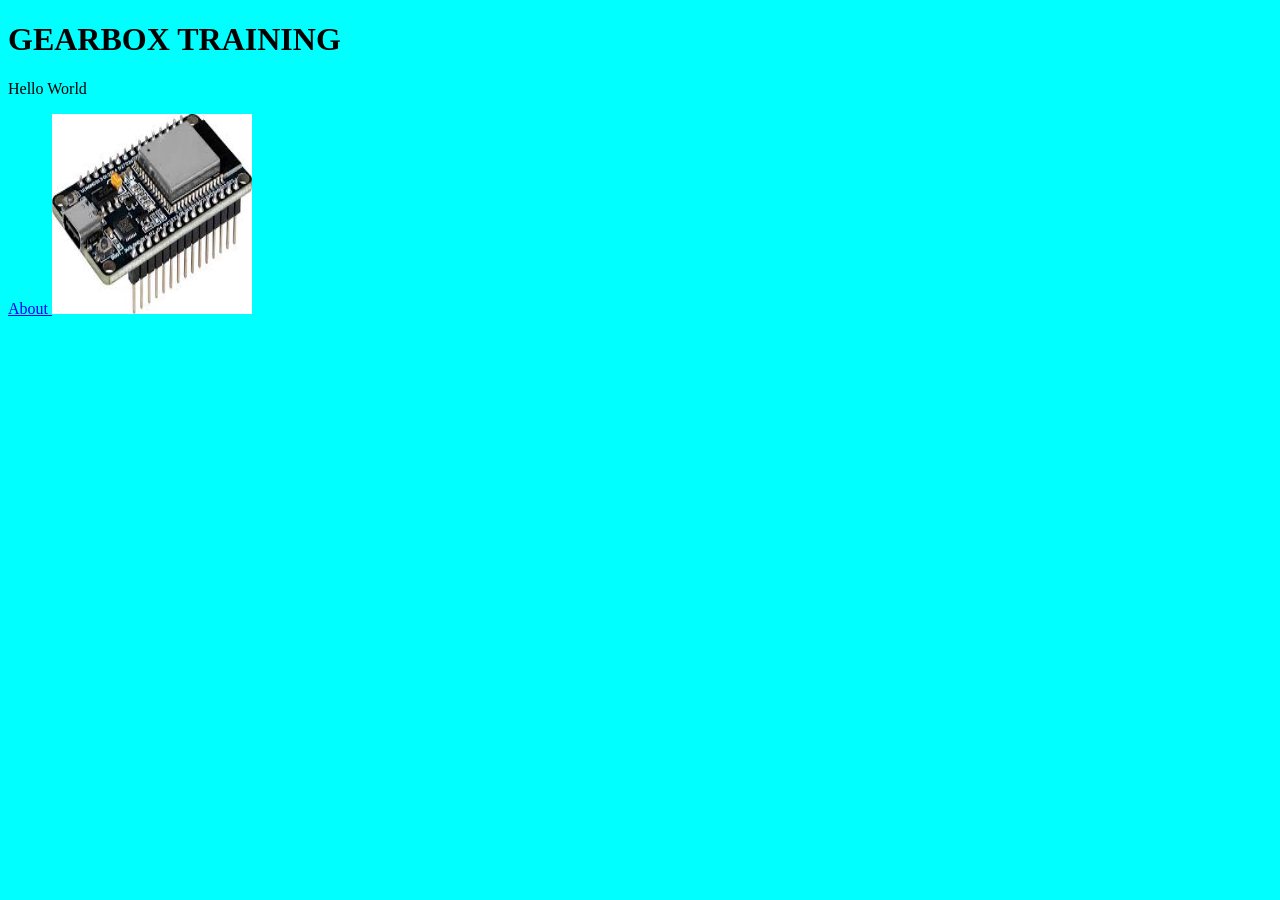
<file: maina.html>
<!DOCTYPE html>
<html>
    <head>
        <title>
            GEARBOX TRAINING
        </title>

        <link href = "maina.css" rel="stylesheet">
        <link href = "about me">
    <head>

    <body>
<!-- use the p tag to insert a paragraph-->
        <h1> GEARBOX TRAINING</h1>
        <p> Hello World </p>
        <a href="about.html" > About </a>  <!-- inserting a hyperlink-->
        <img class="image1" src="image.jpg" alt=""><br>

    </body>

    <script>

    </script>

</html>
</file>
<file: maina.css>
/* .background-color {} changing the background of the web page */

body {
    background-color: cyan;
}
.image1 {
    width: 200px;
    height: 200px;
}
</file>
